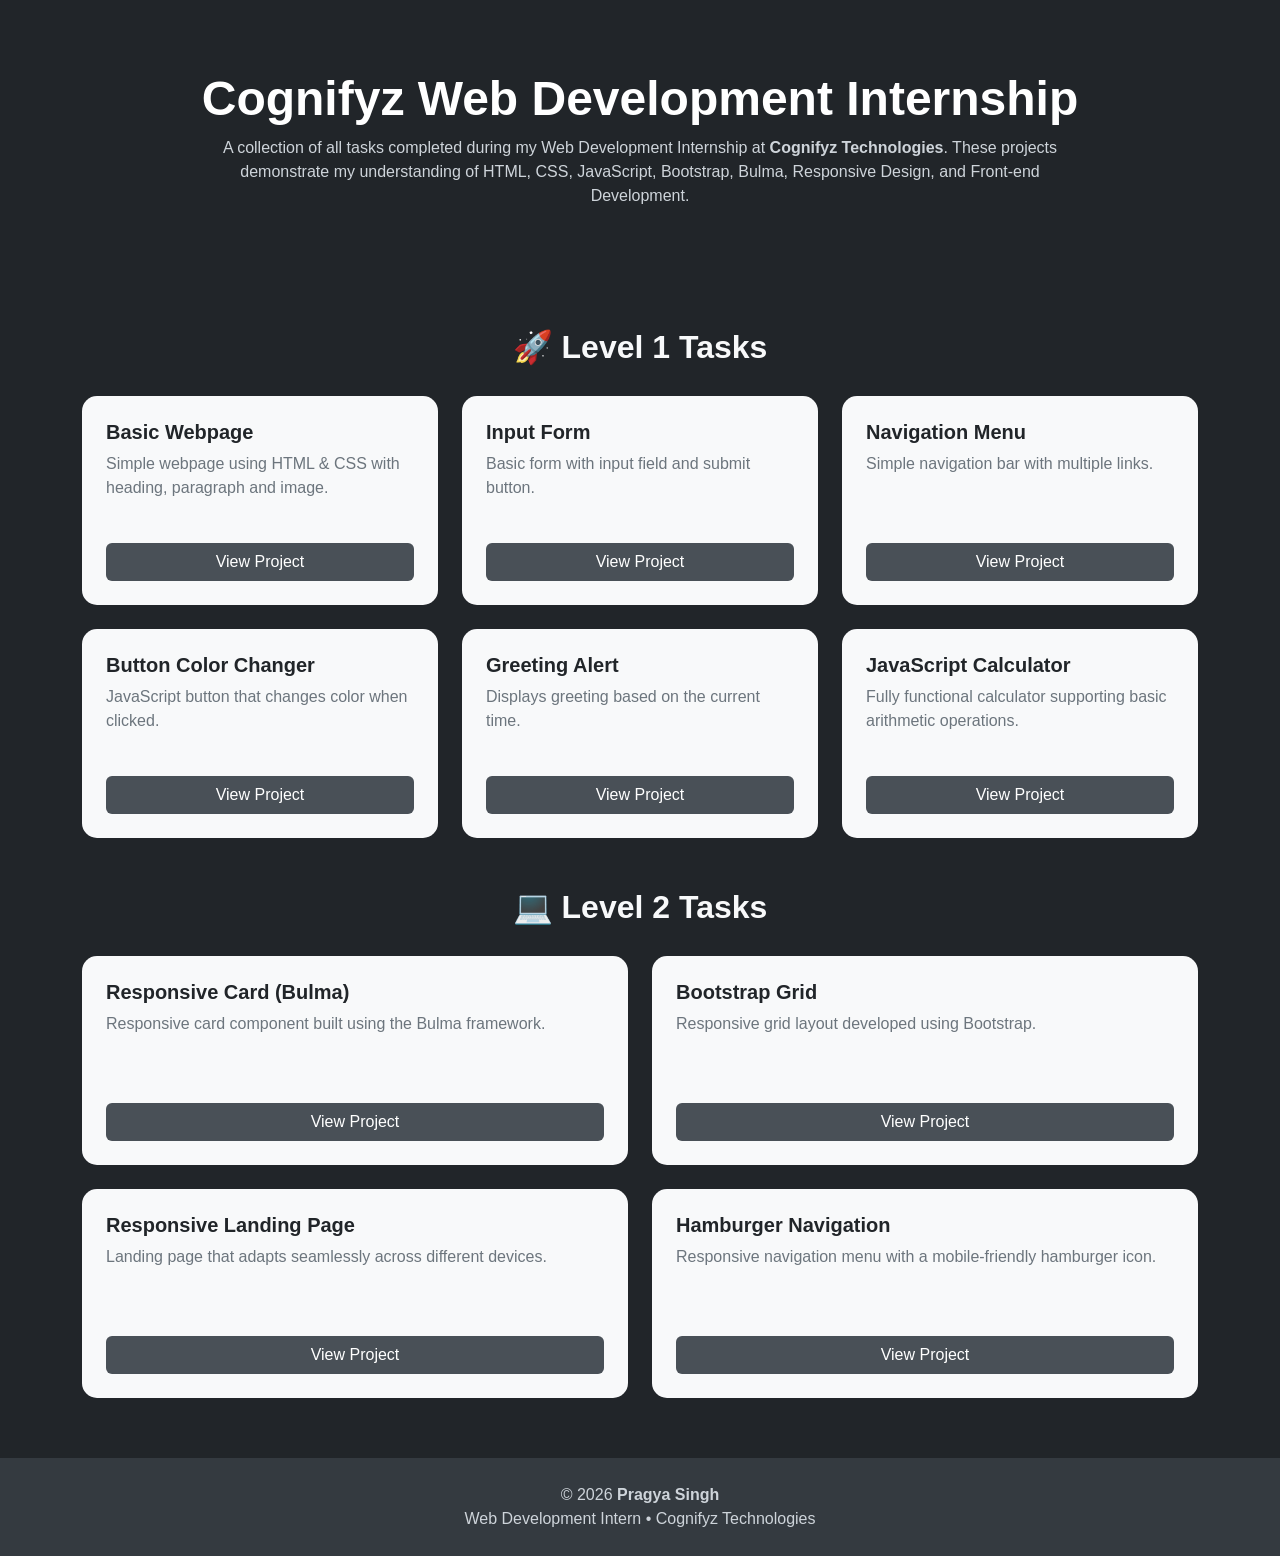
<file: index.html>
<!DOCTYPE html>
<html lang="en">

<head>
    <meta charset="UTF-8">
    <meta name="viewport" content="width=device-width, initial-scale=1.0">
    <title>Cognifyz Web Development Internship</title>

    <link href="https://cdn.jsdelivr.net/npm/bootstrap@5.3.7/dist/css/bootstrap.min.css" rel="stylesheet">

    <style>
        body{
            background:#212529;
            color:white;
            font-family:'Poppins',sans-serif;
        }

        .hero{
            padding:70px 20px;
            text-align:center;
        }

        .hero h1{
            font-size:3rem;
            font-weight:700;
        }

        .hero p{
            max-width:850px;
            margin:auto;
            color:#CED4DA;
        }

        .level-title{
            margin:50px 0 30px;
            text-align:center;
            font-weight:bold;
            color:#F8F9FA;
        }

        .card{
            border:none;
            border-radius:15px;
            transition:.3s;
            height:100%;
            background:#F8F9FA;
        }

        .card:hover{
            transform:translateY(-8px);
            box-shadow:0 15px 30px rgba(0,0,0,.4);
        }

        .card-title{
            color:#212529;
            font-weight:600;
        }

        .card-text{
            color:#6C757D;
            min-height:75px;
        }

        .btn-custom{
            background:#495057;
            color:white;
        }

        .btn-custom:hover{
            background:#343A40;
            color:white;
        }

        footer{
            margin-top:60px;
            background:#343A40;
            color:#CED4DA;
            text-align:center;
            padding:25px;
        }
    </style>

</head>

<body>

<section class="hero">

<h1>Cognifyz Web Development Internship</h1>

<p>
A collection of all tasks completed during my Web Development Internship at
<strong>Cognifyz Technologies</strong>. These projects demonstrate my understanding of
HTML, CSS, JavaScript, Bootstrap, Bulma, Responsive Design, and Front-end Development.
</p>

</section>

<div class="container">

<h2 class="level-title">🚀 Level 1 Tasks</h2>

<div class="row g-4">

<div class="col-md-6 col-lg-4">
<div class="card p-4">
<h5 class="card-title">Basic Webpage</h5>
<p class="card-text">Simple webpage using HTML & CSS with heading, paragraph and image.</p>
<a href="webpage/index.html" class="btn btn-custom">View Project</a>
</div>
</div>

<div class="col-md-6 col-lg-4">
<div class="card p-4">
<h5 class="card-title">Input Form</h5>
<p class="card-text">Basic form with input field and submit button.</p>
<a href="input form/index.html" class="btn btn-custom">View Project</a>
</div>
</div>

<div class="col-md-6 col-lg-4">
<div class="card p-4">
<h5 class="card-title">Navigation Menu</h5>
<p class="card-text">Simple navigation bar with multiple links.</p>
<a href="navigation/index.html" class="btn btn-custom">View Project</a>
</div>
</div>

<div class="col-md-6 col-lg-4">
<div class="card p-4">
<h5 class="card-title">Button Color Changer</h5>
<p class="card-text">JavaScript button that changes color when clicked.</p>
<a href="js button/index.html" class="btn btn-custom">View Project</a>
</div>
</div>

<div class="col-md-6 col-lg-4">
<div class="card p-4">
<h5 class="card-title">Greeting Alert</h5>
<p class="card-text">Displays greeting based on the current time.</p>
<a href="js greeting/index.html" class="btn btn-custom">View Project</a>
</div>
</div>

<div class="col-md-6 col-lg-4">
<div class="card p-4">
<h5 class="card-title">JavaScript Calculator</h5>
<p class="card-text">Fully functional calculator supporting basic arithmetic operations.</p>
<a href="js calculator/index.html" class="btn btn-custom">View Project</a>
</div>
</div>

</div>


<h2 class="level-title">💻 Level 2 Tasks</h2>

<div class="row g-4">

<div class="col-md-6">
<div class="card p-4">
<h5 class="card-title">Responsive Card (Bulma)</h5>
<p class="card-text">Responsive card component built using the Bulma framework.</p>
<a href="bulma-card/index.html" class="btn btn-custom">View Project</a>
</div>
</div>

<div class="col-md-6">
<div class="card p-4">
<h5 class="card-title">Bootstrap Grid</h5>
<p class="card-text">Responsive grid layout developed using Bootstrap.</p>
<a href="bootstrap-grid/index.html" class="btn btn-custom">View Project</a>
</div>
</div>

<div class="col-md-6">
<div class="card p-4">
<h5 class="card-title">Responsive Landing Page</h5>
<p class="card-text">Landing page that adapts seamlessly across different devices.</p>
<a href="responsive-landing-page/index.html" class="btn btn-custom">View Project</a>
</div>
</div>

<div class="col-md-6">
<div class="card p-4">
<h5 class="card-title">Hamburger Navigation</h5>
<p class="card-text">Responsive navigation menu with a mobile-friendly hamburger icon.</p>
<a href="hamburger-navbar/index.html" class="btn btn-custom">View Project</a>
</div>
</div>

</div>

</div>

<footer>

© 2026 <strong>Pragya Singh</strong><br>
Web Development Intern • Cognifyz Technologies

</footer>

</body>
</html>
</file>
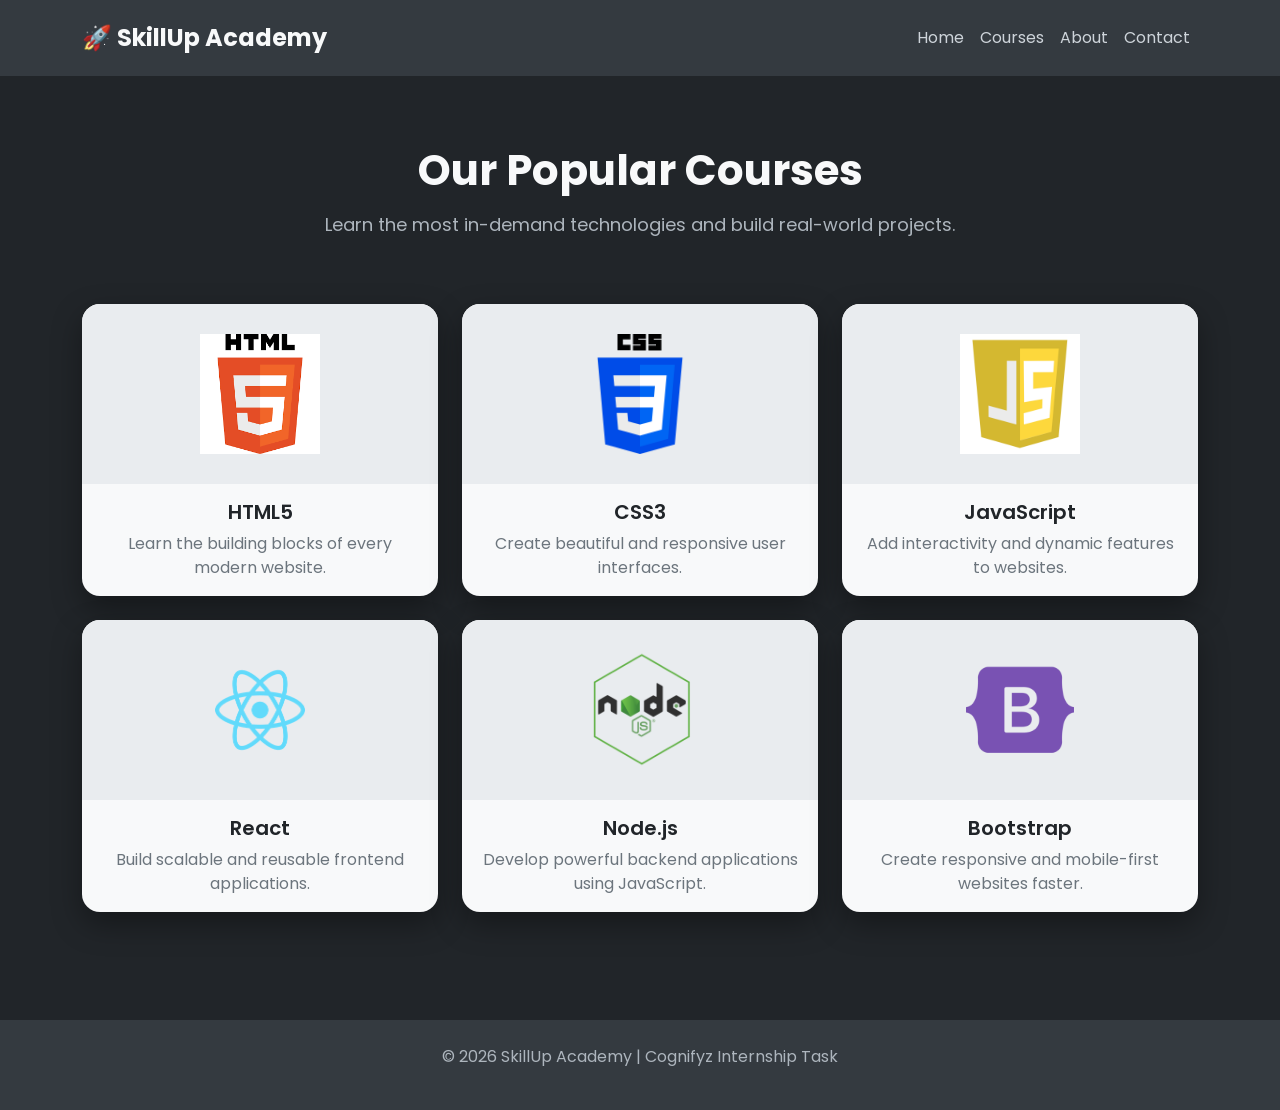
<file: bootstrap-grid/index.html>
<!DOCTYPE html>
<html lang="en">

<head>

    <meta charset="UTF-8">
    <meta name="viewport" content="width=device-width, initial-scale=1.0">

    <title>SkillUp Academy | Bootstrap Grid</title>

    <!-- Google Font -->
    <link href="https://fonts.googleapis.com/css2?family=Poppins:wght@300;400;500;600;700&display=swap"
        rel="stylesheet">

    <!-- Bootstrap -->
    <link href="https://cdn.jsdelivr.net/npm/bootstrap@5.3.7/dist/css/bootstrap.min.css" rel="stylesheet">

    <!-- CSS -->
    <link rel="stylesheet" href="style.css">

</head>

<body>

    <!-- Navbar -->

    <nav class="navbar navbar-expand-lg">

        <div class="container">

            <a class="navbar-brand" href="#">
                🚀 SkillUp Academy
            </a>

            <button class="navbar-toggler bg-light" type="button" data-bs-toggle="collapse"
                data-bs-target="#navbarNav">

                <span class="navbar-toggler-icon"></span>

            </button>

            <div class="collapse navbar-collapse" id="navbarNav">

                <ul class="navbar-nav ms-auto">

                    <li class="nav-item">

                        <a class="nav-link" href="#">Home</a>

                    </li>

                    <li class="nav-item">

                        <a class="nav-link" href="#">Courses</a>

                    </li>

                    <li class="nav-item">

                        <a class="nav-link" href="#">About</a>

                    </li>

                    <li class="nav-item">

                        <a class="nav-link" href="#">Contact</a>

                    </li>

                </ul>

            </div>

        </div>

    </nav>

    <!-- Hero -->

    <section class="hero">

        <div class="container text-center">

            <h1>Our Popular Courses</h1>

            <p class="subtitle">

                Learn the most in-demand technologies and build real-world projects.

            </p>

        </div>

    </section>

    <!-- Cards -->

    <section class="container pb-5">

        <div class="row g-4">

            <!-- HTML -->

            <div class="col-lg-4 col-md-6">

                <div class="card h-100">

                    <img src="assets/images/html.png" class="card-img-top" alt="HTML">

                    <div class="card-body">

                        <h5 class="card-title">HTML5</h5>

                        <p class="card-text">

                            Learn the building blocks of every modern website.

                        </p>

                    </div>

                </div>

            </div>

            <!-- CSS -->

            <div class="col-lg-4 col-md-6">

                <div class="card h-100">

                    <img src="assets/images/css.png" class="card-img-top" alt="CSS">

                    <div class="card-body">

                        <h5 class="card-title">CSS3</h5>

                        <p class="card-text">

                            Create beautiful and responsive user interfaces.

                        </p>

                    </div>

                </div>

            </div>

            <!-- JavaScript -->

            <div class="col-lg-4 col-md-6">

                <div class="card h-100">

                    <img src="assets/images/js.png" class="card-img-top" alt="JavaScript">

                    <div class="card-body">

                        <h5 class="card-title">JavaScript</h5>

                        <p class="card-text">

                            Add interactivity and dynamic features to websites.

                        </p>

                    </div>

                </div>

            </div>

            <!-- React -->

            <div class="col-lg-4 col-md-6">

                <div class="card h-100">

                    <img src="assets/images/React.png" class="card-img-top" alt="React">

                    <div class="card-body">

                        <h5 class="card-title">React</h5>

                        <p class="card-text">

                            Build scalable and reusable frontend applications.

                        </p>

                    </div>

                </div>

            </div>

            <!-- Node -->

            <div class="col-lg-4 col-md-6">

                <div class="card h-100">

                    <img src="assets/images/node2.png" class="card-img-top" alt="Node">

                    <div class="card-body">

                        <h5 class="card-title">Node.js</h5>

                        <p class="card-text">

                            Develop powerful backend applications using JavaScript.

                        </p>

                    </div>

                </div>

            </div>

            <!-- Bootstrap -->

            <div class="col-lg-4 col-md-6">

                <div class="card h-100">

                    <img src="assets/images/bootstrap.png" class="card-img-top" alt="Bootstrap">

                    <div class="card-body">

                        <h5 class="card-title">Bootstrap</h5>

                        <p class="card-text">

                            Create responsive and mobile-first websites faster.

                        </p>

                    </div>

                </div>

            </div>

        </div>

    </section>

    <!-- Footer -->

    <footer>

        <p>

            © 2026 SkillUp Academy | Cognifyz Internship Task

        </p>

    </footer>

    <script src="https://cdn.jsdelivr.net/npm/bootstrap@5.3.7/dist/js/bootstrap.bundle.min.js"></script>

</body>

</html>
</file>
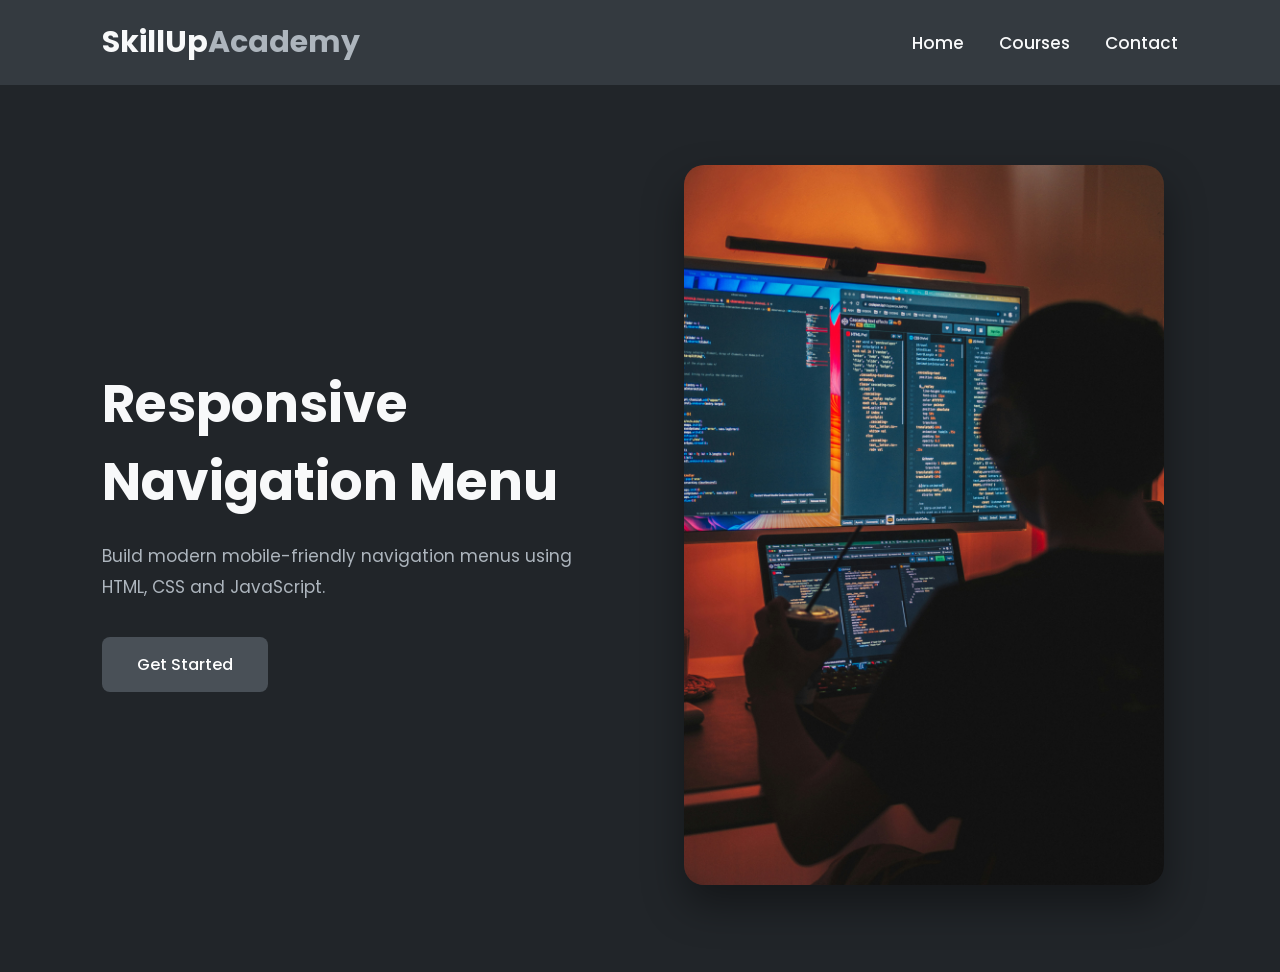
<file: hamburger-navbar/index.html>
<!DOCTYPE html>
<html lang="en">

<head>

<meta charset="UTF-8">

<meta name="viewport" content="width=device-width, initial-scale=1.0">

<title>Responsive Hamburger Navbar</title>

<link rel="stylesheet" href="style.css">

<link href="https://fonts.googleapis.com/css2?family=Poppins:wght@300;400;500;600;700&display=swap" rel="stylesheet">

</head>

<body>

<header>

<nav class="navbar">

<div class="logo">

SkillUp<span>Academy</span>

</div>

<ul class="nav-links">

<li><a href="#">Home</a></li>

<li><a href="#">Courses</a></li>

<li><a href="#">Contact</a></li>

</ul>

<div class="hamburger">

☰

</div>

</nav>

</header>

<section class="hero">

<div class="hero-content">

<h1>

Responsive Navigation Menu

</h1>

<p>

Build modern mobile-friendly navigation menus using HTML, CSS and JavaScript.

</p>

<a href="#" class="btn">

Get Started

</a>

</div>

<div class="hero-image">

<img src="assets/images/hero.jpg" alt="Developer">

</div>

</section>

<script src="script.js"></script>

</body>

</html>
</file>
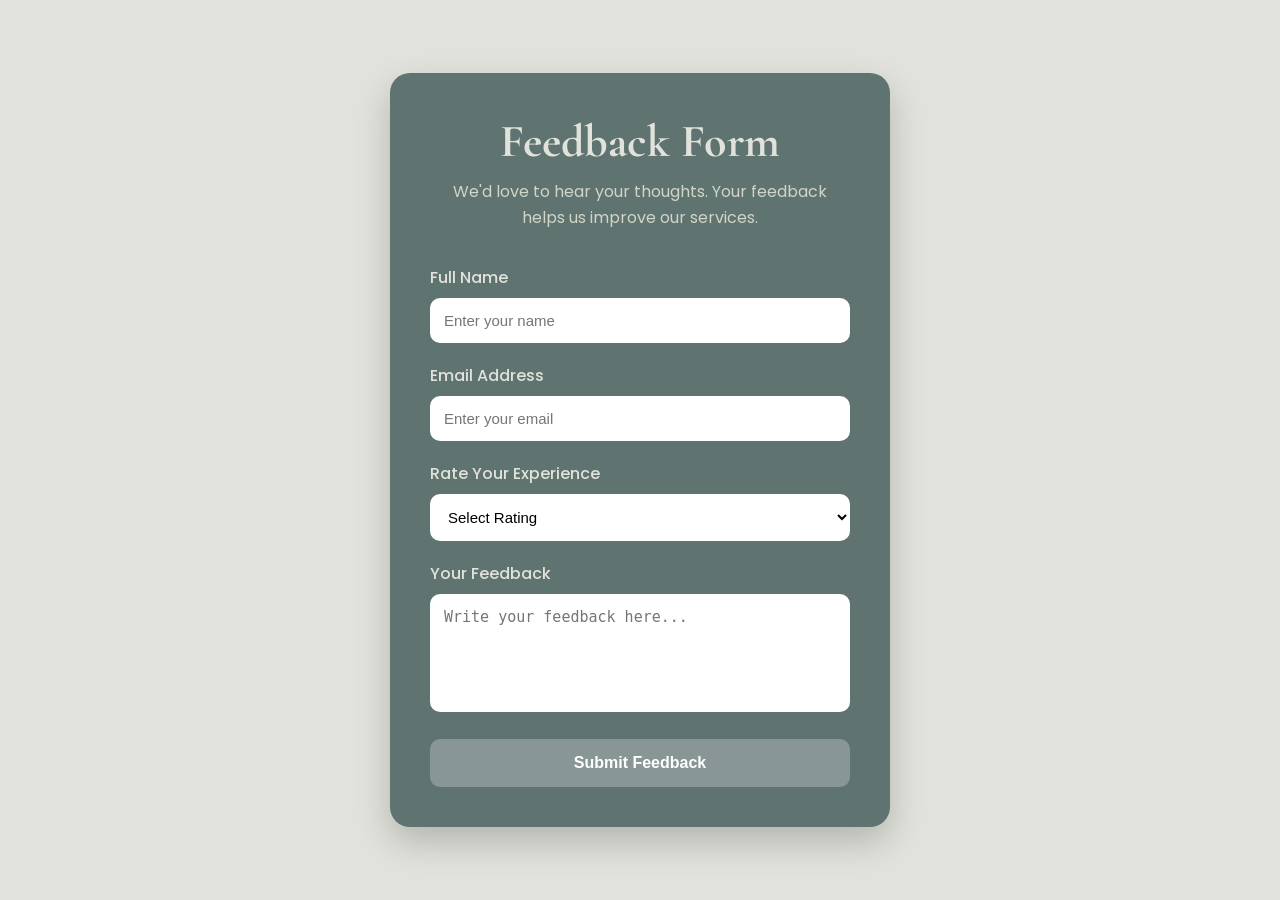
<file: input form/index.html>
<!DOCTYPE html>
<html lang="en">
<head>
    <meta charset="UTF-8">
    <meta name="viewport" content="width=device-width, initial-scale=1.0">
    <title>Feedback Form</title>

    <link rel="stylesheet" href="style.css">

    <link rel="preconnect" href="https://fonts.googleapis.com">
    <link rel="preconnect" href="https://fonts.gstatic.com" crossorigin>

    <link href="https://fonts.googleapis.com/css2?family=Cormorant+Garamond:wght@600;700&family=Poppins:wght@300;400;500;600&display=swap" rel="stylesheet">
</head>
<body>

<div class="container">

    <h1>Feedback Form</h1>

    <p>
        We'd love to hear your thoughts. Your feedback helps us improve our services.
    </p>

    <form>

        <div class="input-box">
            <label>Full Name</label>
            <input type="text" placeholder="Enter your name" required>
        </div>

        <div class="input-box">
            <label>Email Address</label>
            <input type="email" placeholder="Enter your email" required>
        </div>

        <div class="input-box">
            <label>Rate Your Experience</label>

            <select required>
                <option value="">Select Rating</option>
                <option>⭐⭐⭐⭐⭐ Excellent</option>
                <option>⭐⭐⭐⭐ Very Good</option>
                <option>⭐⭐⭐ Good</option>
                <option>⭐⭐ Fair</option>
                <option>⭐ Poor</option>
            </select>
        </div>

        <div class="input-box">
            <label>Your Feedback</label>

            <textarea rows="5" placeholder="Write your feedback here..." required></textarea>
        </div>

        <button type="submit">
            Submit Feedback
        </button>

    </form>

</div>

</body>
</html>
</file>
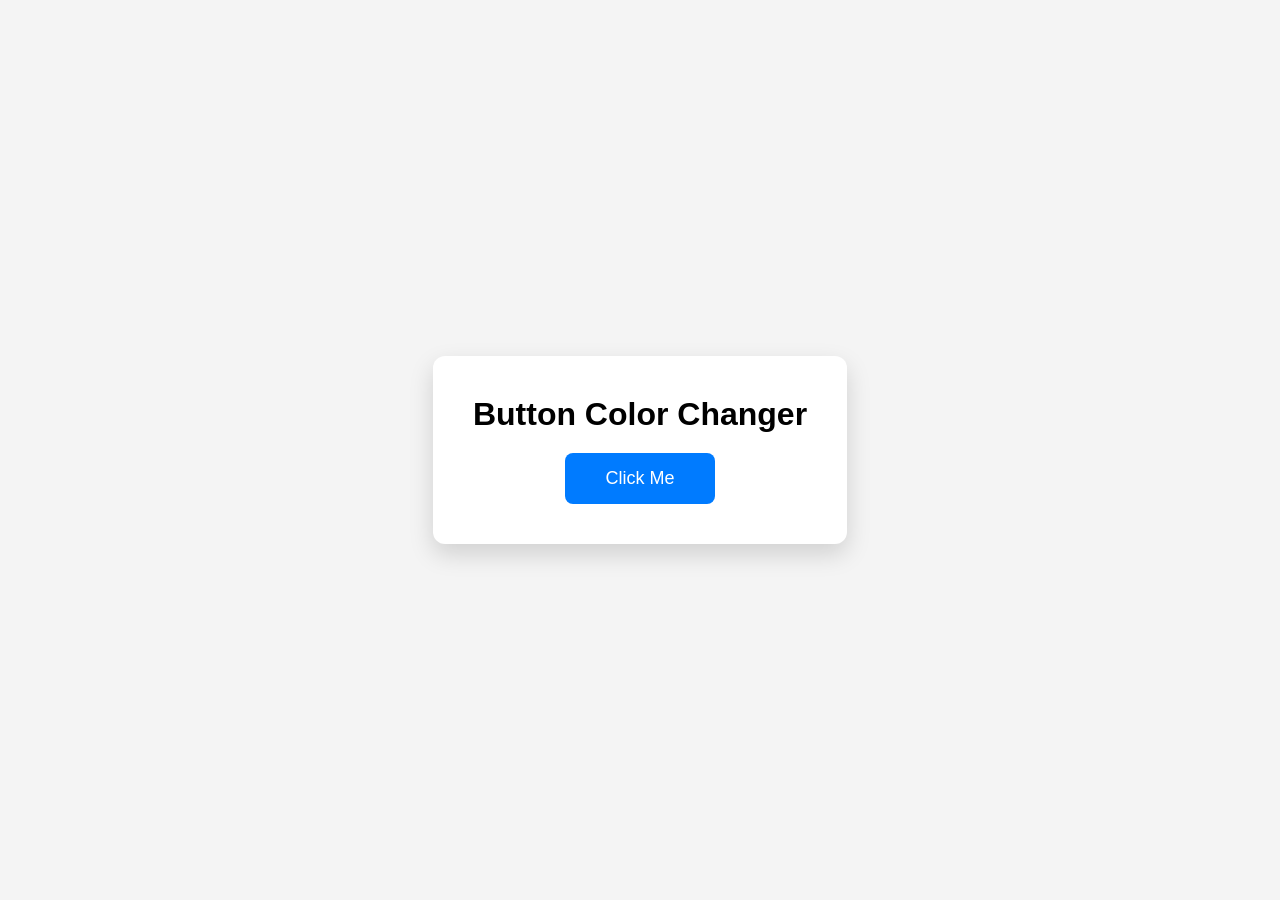
<file: js button/index.html>
<!DOCTYPE html>
<html lang="en">
<head>
    <meta charset="UTF-8">
    <title>Button Color Changer</title>
    <link rel="stylesheet" href="style.css">
</head>
<body>

<div class="container">
    <h1>Button Color Changer</h1>

    <button id="colorBtn">
        Click Me
    </button>

</div>

<script src="script.js"></script>

</body>
</html>
</file>
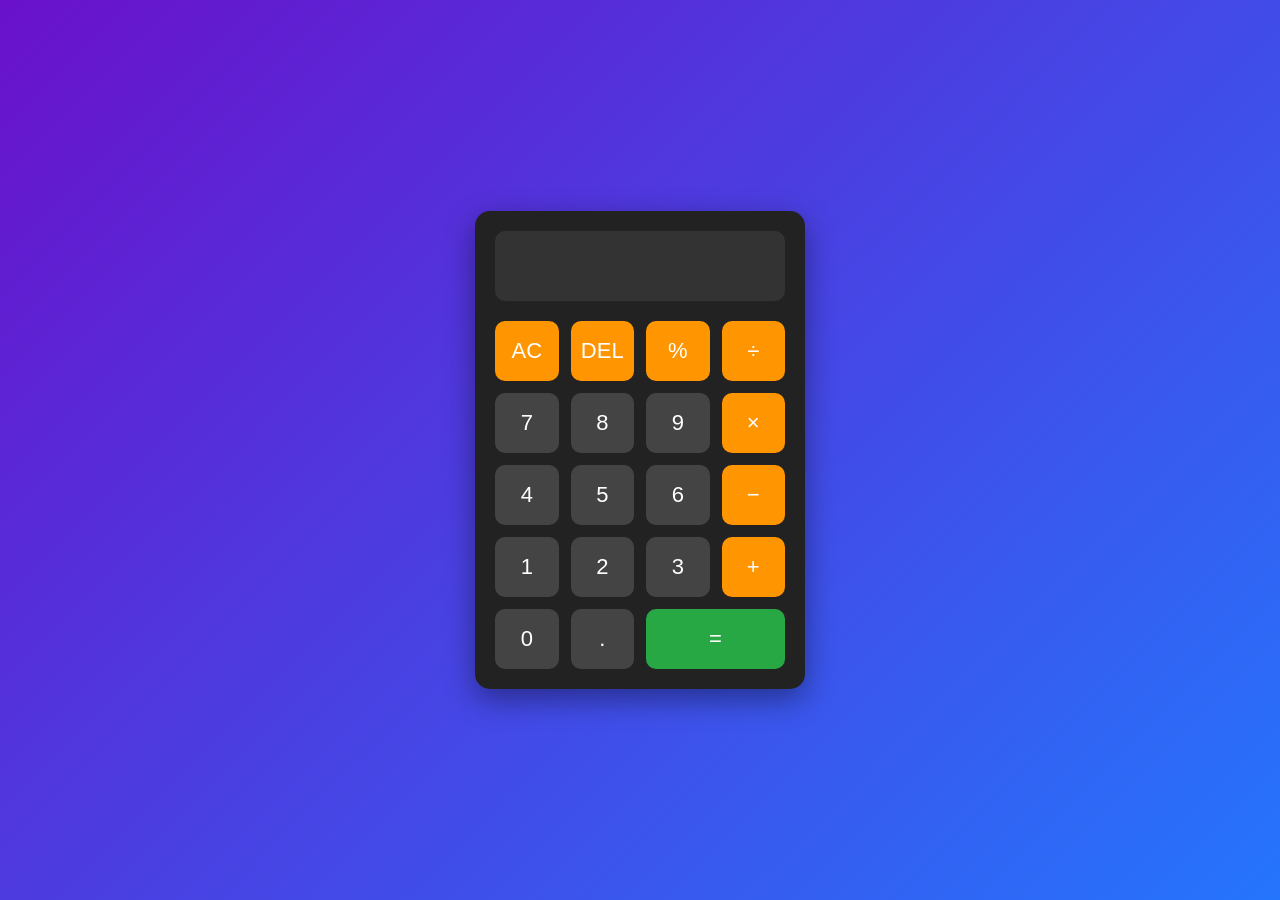
<file: js calculator/index.html>
<!DOCTYPE html>
<html lang="en">
<head>
    <meta charset="UTF-8">
    <meta name="viewport" content="width=device-width, initial-scale=1.0">
    <title>Calculator</title>
    <link rel="stylesheet" href="style.css">
</head>
<body>

<div class="calculator">

    <input type="text" id="display" readonly>

    <div class="buttons">

        <button class="operator" onclick="clearDisplay()">AC</button>
        <button class="operator" onclick="deleteLast()">DEL</button>
        <button class="operator" onclick="append('%')">%</button>
        <button class="operator" onclick="append('/')">÷</button>

        <button onclick="append('7')">7</button>
        <button onclick="append('8')">8</button>
        <button onclick="append('9')">9</button>
        <button class="operator" onclick="append('*')">×</button>

        <button onclick="append('4')">4</button>
        <button onclick="append('5')">5</button>
        <button onclick="append('6')">6</button>
        <button class="operator" onclick="append('-')">−</button>

        <button onclick="append('1')">1</button>
        <button onclick="append('2')">2</button>
        <button onclick="append('3')">3</button>
        <button class="operator" onclick="append('+')">+</button>

        <button onclick="append('0')">0</button>
        <button onclick="append('.')">.</button>
        <button class="equal" onclick="calculate()">=</button>

    </div>

</div>

<script src="script.js"></script>

</body>
</html>
</file>
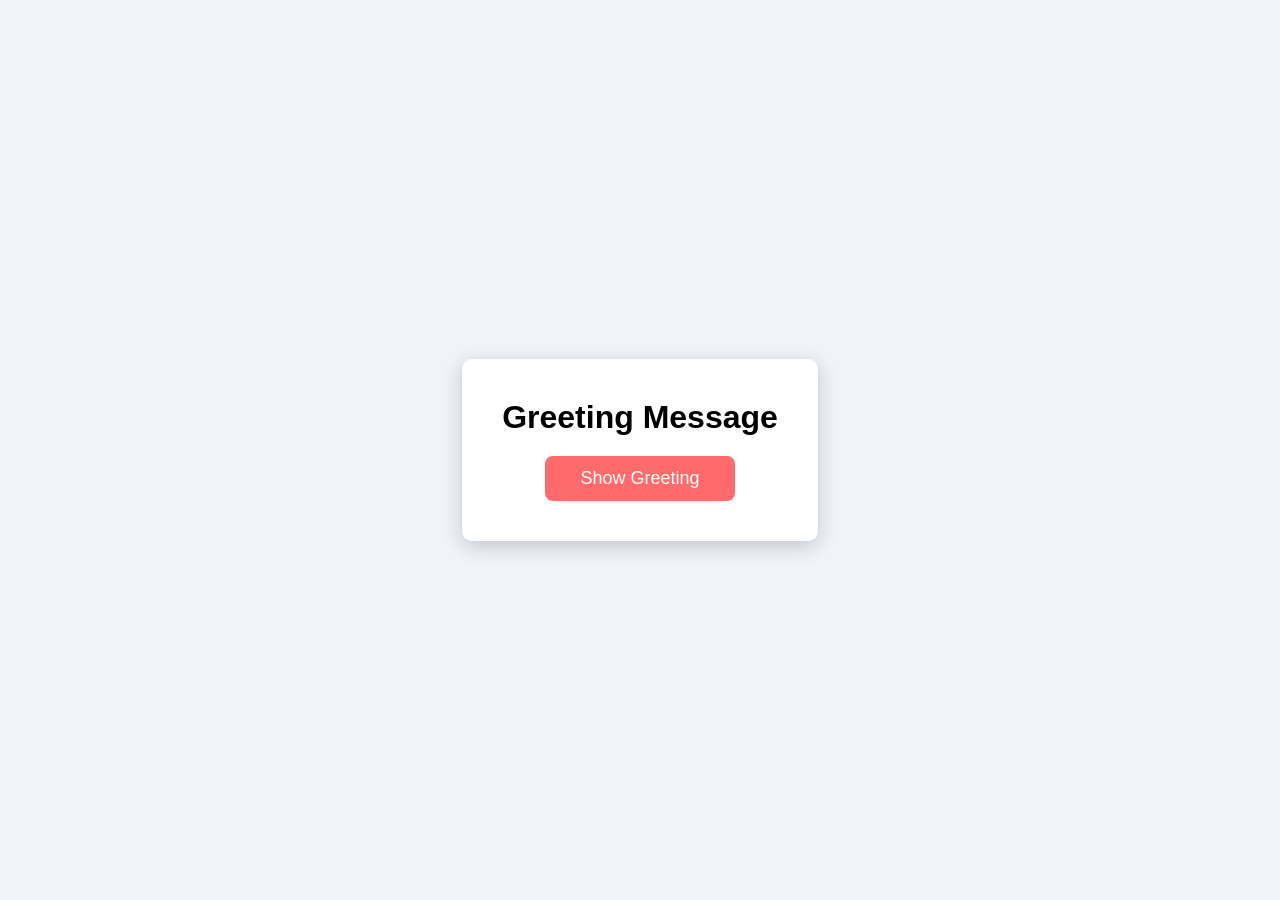
<file: js greeting/index.html>
<!DOCTYPE html>
<html lang="en">
<head>
<meta charset="UTF-8">
<title>Greeting Alert</title>
<link rel="stylesheet" href="style.css">
</head>
<body>

<div class="container">

<h1>Greeting Message</h1>

<button onclick="showGreeting()">
Show Greeting
</button>

</div>

<script src="script.js"></script>

</body>
</html>
</file>
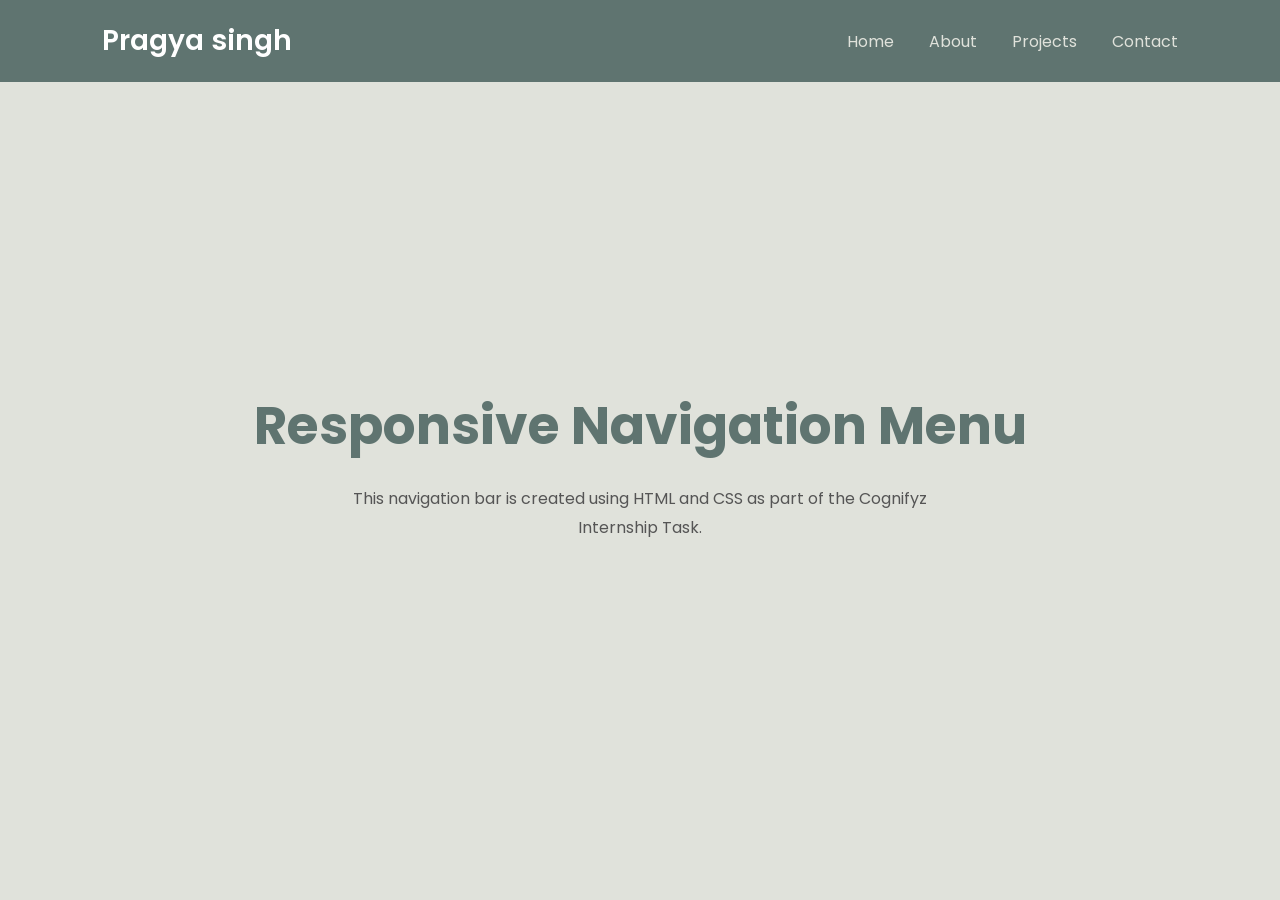
<file: navigation/index.html>
<!DOCTYPE html>
<html lang="en">
<head>

<meta charset="UTF-8">

<meta name="viewport" content="width=device-width, initial-scale=1.0">

<title>Navigation Menu</title>

<link rel="stylesheet" href="style.css">

<link rel="preconnect" href="https://fonts.googleapis.com">

<link rel="preconnect" href="https://fonts.gstatic.com" crossorigin>

<link href="https://fonts.googleapis.com/css2?family=Poppins:wght@400;500;600&display=swap" rel="stylesheet">

</head>

<body>

<nav>

    <div class="logo">

        Pragya singh

    </div>

    <ul>

        <li><a href="#">Home</a></li>

        <li><a href="#">About</a></li>

        <li><a href="#">Projects</a></li>

        <li><a href="#">Contact</a></li>

    </ul>

</nav>

<section class="hero">

    <h1>Responsive Navigation Menu</h1>

    <p>

        This navigation bar is created using HTML and CSS
        as part of the Cognifyz Internship Task.

    </p>

</section>

</body>
</html>
</file>
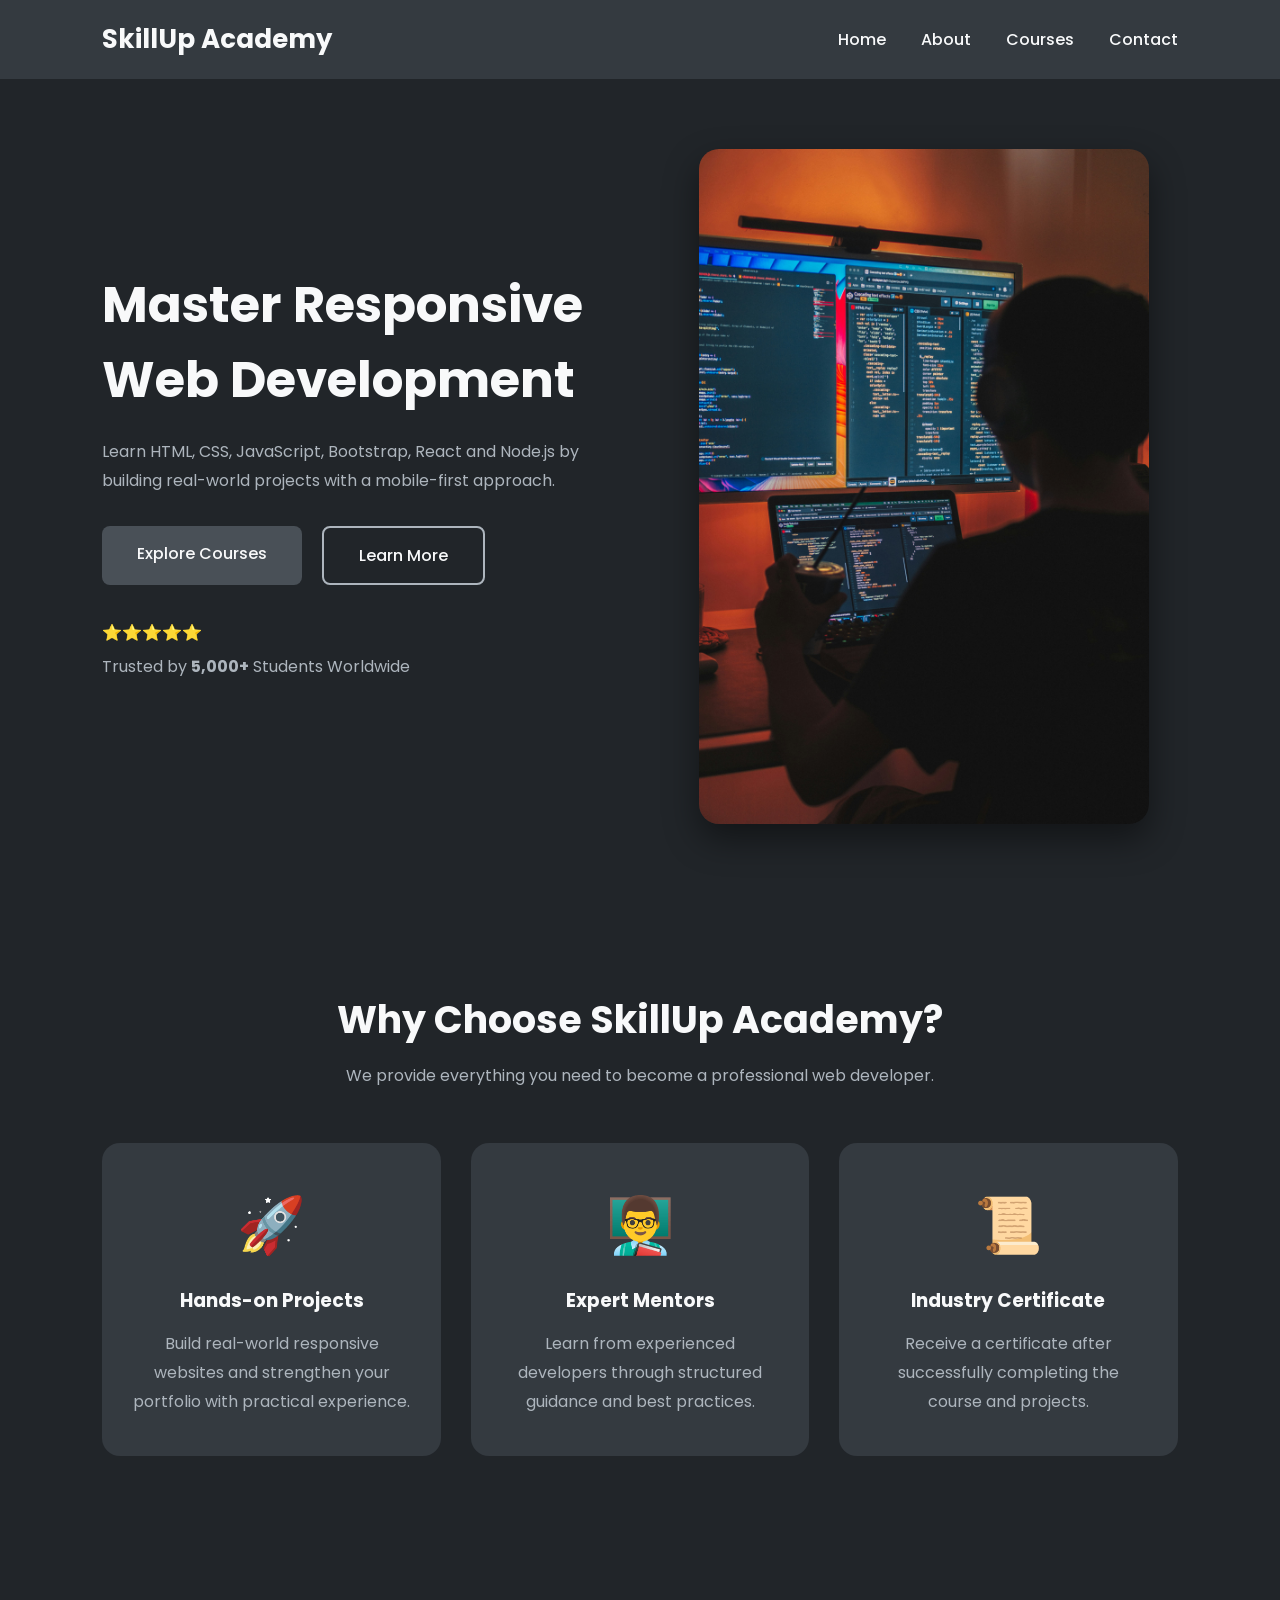
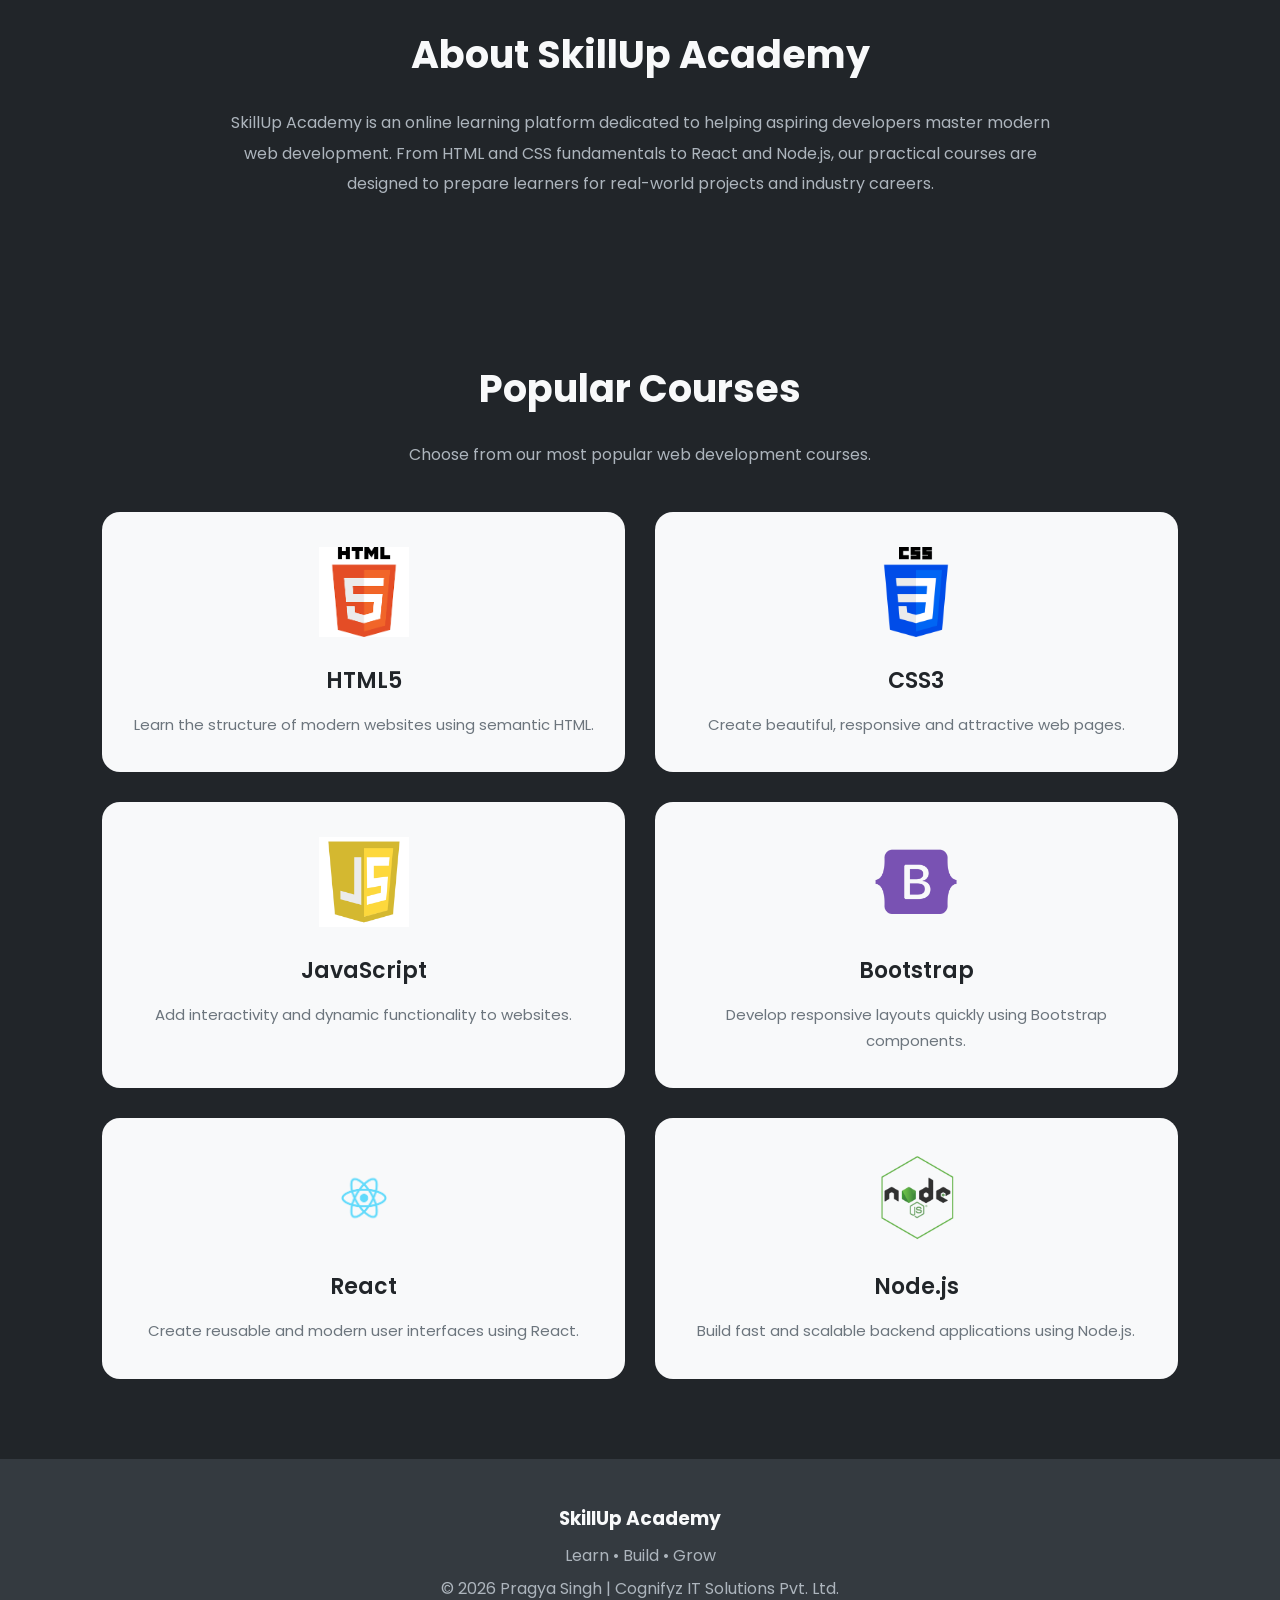
<file: responsive-landing-page/index.html>
<!DOCTYPE html>
<html lang="en">

<head>
    <meta charset="UTF-8">
    <meta name="viewport" content="width=device-width, initial-scale=1.0">

    <title>SkillUp Academy | Responsive Landing Page</title>

    <link rel="stylesheet" href="style.css">

    <link href="https://fonts.googleapis.com/css2?family=Poppins:wght@300;400;500;600;700&display=swap"
        rel="stylesheet">
</head>

<body>

    <!-- Navbar -->

    <header>

        <nav class="navbar">

            <div class="logo">
                 SkillUp Academy
            </div>

            <ul class="nav-links">

                <li><a href="#">Home</a></li>

                <li><a href="#about">About</a></li>

                <li><a href="#services">Courses</a></li>

                <li><a href="#contact">Contact</a></li>

            </ul>

            <div class="hamburger">

                ☰

            </div>

        </nav>

    </header>

    <!-- Hero -->

    <section class="hero">

    <div class="hero-content">

        <h1>
            Master Responsive Web Development
        </h1>

        <p>
            Learn HTML, CSS, JavaScript, Bootstrap, React and Node.js by building real-world projects with a mobile-first approach.
        </p>

        <div class="hero-buttons">

           <a href="#services" class="btn-primary">
    Explore Courses
</a>

            <a href="#about" class="btn-secondary">
    Learn More
</a>

        </div>

        <div class="stats">

            ⭐⭐⭐⭐⭐

            <p>Trusted by <strong>5,000+</strong> Students Worldwide</p>

        </div>

    </div>

    <div class="hero-image">

        <img src="assets/images/hero.jpg" alt="Developer">

    </div>

</section>

<!-- Features -->

<section class="features">

    <h2>Why Choose SkillUp Academy?</h2>

    <p class="feature-subtitle">

        We provide everything you need to become a professional web developer.

    </p>

    <div class="feature-container">

        <div class="feature-card">

            <div class="feature-icon">🚀</div>

            <h3>Hands-on Projects</h3>

            <p>

                Build real-world responsive websites and strengthen your portfolio with practical experience.

            </p>

        </div>

        <div class="feature-card">

            <div class="feature-icon">👨‍🏫</div>

            <h3>Expert Mentors</h3>

            <p>

                Learn from experienced developers through structured guidance and best practices.

            </p>

        </div>

        <div class="feature-card">

            <div class="feature-icon">📜</div>

            <h3>Industry Certificate</h3>

            <p>

                Receive a certificate after successfully completing the course and projects.

            </p>

        </div>

    </div>

</section>

    <!-- About -->

    <section class="about" id="about">

    <h2>About SkillUp Academy</h2>

    <p>

        SkillUp Academy is an online learning platform dedicated to helping aspiring developers master modern web development. From HTML and CSS fundamentals to React and Node.js, our practical courses are designed to prepare learners for real-world projects and industry careers.

    </p>

</section>

    <!-- Services -->

    <section class="services" id="services">

    <h2>Popular Courses</h2>

<p class="subtitle">

Choose from our most popular web development courses.

</p>

    <div class="service-container">

        <div class="card">
            <img src="assets/images/html.png" alt="HTML">
            <h3>HTML5</h3>
            <p>Learn the structure of modern websites using semantic HTML.</p>
        </div>

        <div class="card">
            <img src="assets/images/css.png" alt="CSS">
            <h3>CSS3</h3>
            <p>Create beautiful, responsive and attractive web pages.</p>
        </div>

        <div class="card">
            <img src="assets/images/js.png" alt="JavaScript">
            <h3>JavaScript</h3>
            <p>Add interactivity and dynamic functionality to websites.</p>
        </div>

        <div class="card">
            <img src="assets/images/bootstrap.png" alt="Bootstrap">
            <h3>Bootstrap</h3>
            <p>Develop responsive layouts quickly using Bootstrap components.</p>
        </div>

        <div class="card">
            <img src="assets/images/React.png" alt="React">
            <h3>React</h3>
            <p>Create reusable and modern user interfaces using React.</p>
        </div>

        <div class="card">
            <img src="assets/images/node2.png" alt="NodeJS">
            <h3>Node.js</h3>
            <p>Build fast and scalable backend applications using Node.js.</p>
        </div>

    </div>

</section>

    <!-- Footer -->

    <footer id="contact">

    <h3>SkillUp Academy</h3>

    <p>

        Learn • Build • Grow

    </p>

    <p>

        © 2026 Pragya Singh | Cognifyz IT Solutions Pvt. Ltd.

    </p>

</footer>

    <script src="script.js"></script>

</body>

</html>
</file>
<file: bootstrap-grid/style.css>
*{
    margin:0;
    padding:0;
    box-sizing:border-box;
    font-family:'Poppins',sans-serif;
}

/* Body */

body{

    background:#212529;

}

/* Navbar */

.navbar{

    background:#343A40;

    padding:15px;

}

.navbar-brand{

    color:#F8F9FA;

    font-size:24px;

    font-weight:700;

}

.navbar-brand:hover{

    color:white;

}

.nav-link{

    color:#CED4DA;

    transition:.3s;

}

.nav-link:hover{

    color:white;

}

/* Hero */

.hero{

    padding:70px 0 50px;

}

.hero h1{

    color:#F8F9FA;

    font-size:42px;

    font-weight:700;

}

.subtitle{

    color:#ADB5BD;

    font-size:18px;

    margin-top:15px;

}

/* Cards */

.card{

    border:none;

    border-radius:18px;

    overflow:hidden;

    transition:.35s;

    background:#F8F9FA;

    box-shadow:0 12px 30px rgba(0,0,0,.35);

}

.card:hover{

    transform:translateY(-10px);

    box-shadow:0 18px 40px rgba(0,0,0,.45);

}

.card img{

    height:180px;

    object-fit:contain;

    background:#E9ECEF;

    padding:30px;

}

.card-body{

    text-align:center;

}

.card-title{

    color:#212529;

    font-weight:600;

}

.card-text{

    color:#6C757D;

}

/* Footer */

footer{

    background:#343A40;

    color:#ADB5BD;

    text-align:center;

    padding:25px;

    margin-top:60px;

}

/* Responsive */

@media(max-width:768px){

.hero h1{

font-size:32px;

}

.subtitle{

font-size:16px;

}

}
</file>
<file: hamburger-navbar/style.css>
*{
    margin:0;
    padding:0;
    box-sizing:border-box;
    font-family:'Poppins',sans-serif;
}

html{
    scroll-behavior:smooth;
}

body{
    background:#212529;
    color:#F8F9FA;
}

/* ================= NAVBAR ================= */

header{
    position:sticky;
    top:0;
    z-index:1000;
}

.navbar{
    display:flex;
    justify-content:space-between;
    align-items:center;
    padding:20px 8%;
    background:#343A40;
}

.logo{
    font-size:28px;
    font-weight:700;
}

.nav-links{
    display:flex;
    list-style:none;
    gap:35px;
}

.nav-links li a{
    text-decoration:none;
    color:#F8F9FA;
    font-size:17px;
    font-weight:500;
    transition:.3s;
}

.nav-links li a{
    position:relative;
}

.nav-links li a::after{

    content:"";

    position:absolute;

    width:0;

    height:2px;

    left:0;

    bottom:-6px;

    background:#ADB5BD;

    transition:.3s;

}

.nav-links li a:hover::after{

    width:100%;

}

.nav-links li a:hover{

    color:#ADB5BD;

}

.hamburger{
    display:none;
    font-size:32px;
    cursor:pointer;
}

/* ================= HERO ================= */

.hero{
    display:flex;
    justify-content:space-between;
    align-items:center;
    padding:80px 8%;
    gap:60px;
    min-height:85vh;
}

.hero-content{
    flex:1;
}

.hero-content h1{
    font-size:52px;
    margin-bottom:20px;
}

.hero-content p{
    color:#ADB5BD;
    line-height:1.8;
    margin-bottom:35px;
    font-size:17px;
}

.btn{
    display:inline-block;
    text-decoration:none;
    background:#495057;
    color:white;
    padding:15px 35px;
    border-radius:8px;
    transition:.3s;
    font-weight:500;
}

.btn:hover{
    background:#6C757D;
}

.hero-image{
    flex:1;
    text-align:center;
}

.hero-image img{
    width:100%;
    max-width:480px;
    border-radius:20px;
    box-shadow:0 20px 40px rgba(0,0,0,.4);
}

/* ================= RESPONSIVE ================= */

@media(max-width:768px){

    .hamburger{
        display:block;
    }

    .nav-links{
        position:absolute;
        top:80px;
        left:0;
        width:100%;
        background:#343A40;
        flex-direction:column;
        align-items:center;
        display:none;
        padding:25px 0;
        gap:25px;
    }

    .nav-links.active{
        display:flex;
    }

    .hero{
        flex-direction:column-reverse;
        text-align:center;
        padding:60px 8%;
    }

    .hero-content h1{
        font-size:38px;
    }

    .hero-content p{
        font-size:16px;
    }

    .hero-image img{
        max-width:320px;
    }

}
.logo{
    font-size:30px;
    font-weight:700;
    color:#F8F9FA;
}

.logo span{
    color:#ADB5BD;
}
</file>
<file: input form/style.css>
*{
    margin:0;
    padding:0;
    box-sizing:border-box;
}

body{

    font-family:'Poppins',sans-serif;

    background:#E0E2DB;

    display:flex;

    justify-content:center;

    align-items:center;

    min-height:100vh;

    padding:40px;

}

.container{

    width:500px;

    background:#5F7470;

    padding:40px;

    border-radius:20px;

    box-shadow:0 15px 35px rgba(0,0,0,.2);

}

h1{

    font-family:'Cormorant Garamond',serif;

    color:#E0E2DB;

    text-align:center;

    font-size:46px;

    margin-bottom:10px;

}

p{

    color:#D2D4C8;

    text-align:center;

    margin-bottom:35px;

    line-height:1.6;

}

.input-box{

    margin-bottom:20px;

}

label{

    display:block;

    color:#E0E2DB;

    margin-bottom:8px;

    font-weight:500;

}

input,
select,
textarea{

    width:100%;

    padding:14px;

    border:none;

    outline:none;

    border-radius:10px;

    font-size:15px;

    background:#ffffff;

    transition:.3s;

}

input:focus,
select:focus,
textarea:focus{

    box-shadow:0 0 0 3px rgba(184,189,181,.5);

}

textarea{

    resize:none;

}

button{

    width:100%;

    padding:15px;

    background:#889696;

    color:white;

    border:none;

    border-radius:10px;

    cursor:pointer;

    font-size:16px;

    font-weight:600;

    transition:.3s;

}

button:hover{

    background:#B8BDB5;

    color:#5F7470;

    transform:translateY(-3px);

}

@media(max-width:600px){

.container{

    width:100%;

    padding:30px;

}

h1{

    font-size:36px;

}

}
</file>
<file: js button/style.css>
*{
    margin:0;
    padding:0;
    box-sizing:border-box;
    font-family:Arial,sans-serif;
}

body{
    background:#f4f4f4;
    display:flex;
    justify-content:center;
    align-items:center;
    height:100vh;
}

.container{
    background:white;
    padding:40px;
    border-radius:12px;
    text-align:center;
    box-shadow:0 10px 25px rgba(0,0,0,.15);
}

button{
    margin-top:20px;
    padding:15px 40px;
    border:none;
    border-radius:8px;
    background:#007bff;
    color:white;
    cursor:pointer;
    font-size:18px;
    transition:.3s;
}
</file>
<file: js calculator/style.css>
*{
    margin:0;
    padding:0;
    box-sizing:border-box;
    font-family:Arial,sans-serif;
}

body{
    height:100vh;
    display:flex;
    justify-content:center;
    align-items:center;
    background:linear-gradient(135deg,#6a11cb,#2575fc);
}

.calculator{
    width:330px;
    background:#222;
    padding:20px;
    border-radius:15px;
    box-shadow:0 10px 30px rgba(0,0,0,.4);
}

#display{
    width:100%;
    height:70px;
    border:none;
    outline:none;
    background:#333;
    color:white;
    text-align:right;
    font-size:32px;
    padding:15px;
    border-radius:10px;
    margin-bottom:20px;
}

.buttons{
    display:grid;
    grid-template-columns:repeat(4,1fr);
    gap:12px;
}

button{
    height:60px;
    border:none;
    border-radius:10px;
    font-size:22px;
    cursor:pointer;
    transition:.2s;
}

button:hover{
    transform:scale(.96);
}

button:not(.operator):not(.equal){
    background:#444;
    color:white;
}

.operator{
    background:#ff9500;
    color:white;
}

.equal{
    grid-column:span 2;
    background:#28a745;
    color:white;
}
</file>
<file: js greeting/style.css>
*{
margin:0;
padding:0;
box-sizing:border-box;
font-family:Arial;
}

body{
height:100vh;
display:flex;
justify-content:center;
align-items:center;
background:#f0f4f8;
}

.container{
background:white;
padding:40px;
border-radius:10px;
box-shadow:0 5px 20px rgba(0,0,0,.2);
text-align:center;
}

button{
margin-top:20px;
padding:12px 35px;
background:#ff6b6b;
color:white;
border:none;
border-radius:8px;
cursor:pointer;
font-size:18px;
}
</file>
<file: navigation/style.css>
*{

    margin:0;

    padding:0;

    box-sizing:border-box;

}

body{

    font-family:'Poppins',sans-serif;

    background:#E0E2DB;

}

nav{

    background:#5F7470;

    display:flex;

    justify-content:space-between;

    align-items:center;

    padding:20px 8%;

}

.logo{

    color:white;

    font-size:28px;

    font-weight:600;

}

ul{

    display:flex;

    list-style:none;

    gap:35px;

}

a{

    text-decoration:none;

    color:#E0E2DB;

    position:relative;

    transition:.3s;

}

a::after{

    content:"";

    position:absolute;

    left:0;

    bottom:-5px;

    width:0;

    height:2px;

    background:#ffffff;

    transition:.3s;

}

a:hover::after{

    width:100%;

}

.hero{

    height:85vh;

    display:flex;

    flex-direction:column;

    justify-content:center;

    align-items:center;

    text-align:center;

    padding:20px;

}

.hero h1{

    font-size:52px;

    color:#5F7470;

    margin-bottom:20px;

}

.hero p{

    width:600px;

    color:#555;

    line-height:1.8;

}

@media(max-width:768px){

nav{

    flex-direction:column;

    gap:20px;

}

ul{

    flex-direction:column;

    text-align:center;

}

.hero h1{

    font-size:36px;

}

.hero p{

    width:100%;

}

}
</file>
<file: responsive-landing-page/style.css>
/* Google Font */

*{
    margin:0;
    padding:0;
    box-sizing:border-box;
    font-family:'Poppins',sans-serif;
}

html{
    scroll-behavior:smooth;
}

body{
    background:#212529;
    color:#F8F9FA;
}

/* ================= NAVBAR ================= */

.navbar{

    display:flex;

    justify-content:space-between;

    align-items:center;

    padding:20px 8%;

    background:#343A40;

    position:sticky;

    top:0;

    z-index:1000;

}

.logo{

    font-size:26px;

    font-weight:700;

}

.nav-links{

    display:flex;

    list-style:none;

    gap:35px;

}

.nav-links a{

    color:#F8F9FA;

    text-decoration:none;

    font-weight:500;

    transition:.3s;

}

.nav-links a:hover{

    color:#ADB5BD;

}

.hamburger{

    display:none;

    font-size:30px;

    cursor:pointer;

}

/* ================= HERO ================= */

.hero{
    display: flex;
    justify-content: space-between;
    align-items: center;
    padding: 70px 8%;
    gap: 60px;
}

.hero-content{
    flex: 1;
}

.hero-content h1{
    font-size: 50px;
    margin-bottom: 20px;
}

.hero-content p{
    color: #ADB5BD;
    line-height: 1.8;
    margin-bottom: 30px;
}

.hero-image{
    flex: 1;
    text-align: center;
}

.hero-image img{
    width: 100%;
    max-width: 450px;
    border-radius: 20px;
    box-shadow: 0 15px 35px rgba(0,0,0,.45);
}

/* Hero Buttons */

.hero-buttons{
    display: flex;
    gap: 20px;
    margin-top: 30px;
}

.btn-primary{
    display: inline-block;
    background: #495057;
    color: #F8F9FA;
    padding: 15px 35px;
    border-radius: 8px;
    text-decoration: none;
    font-size: 16px;
    font-weight: 500;
    transition: 0.3s;
}

.btn-primary:hover{
    background: #6C757D;
}

.btn-secondary{
    display: inline-block;
    background: transparent;
    color: #F8F9FA;
    border: 2px solid #ADB5BD;
    padding: 15px 35px;
    border-radius: 8px;
    text-decoration: none;
    font-size: 16px;
    font-weight: 500;
    transition: 0.3s;
}

.btn-secondary:hover{
    background: #ADB5BD;
    color: #212529;
}

/* Student Stats */

.stats{
    margin-top: 35px;
}

.stats p{
    color: #ADB5BD;
    margin-top: 8px;
}

/* ================= FEATURES ================= */

.features{

    padding:90px 8%;

    text-align:center;

}

.features h2{

    font-size:38px;

    margin-bottom:15px;

}

.feature-subtitle{

    color:#ADB5BD;

    margin-bottom:55px;

}

.feature-container{

    display:grid;

    grid-template-columns:repeat(3,1fr);

    gap:30px;

}

.feature-card{

    background:#343A40;

    border-radius:18px;

    padding:40px 30px;

    transition:.35s;

}

.feature-card:hover{

    transform:translateY(-10px);

    box-shadow:0 15px 35px rgba(0,0,0,.35);

}

.feature-icon{

    font-size:55px;

    margin-bottom:20px;

}

.feature-card h3{

    margin-bottom:15px;

}

.feature-card p{

    color:#ADB5BD;

    line-height:1.8;

}
/* ================= ABOUT ================= */

.about{

    padding:80px 8%;

    text-align:center;

}

.about h2{

    font-size:38px;

    margin-bottom:25px;

}

.about p{

    max-width:850px;

    margin:auto;

    color:#ADB5BD;

    line-height:1.9;

}

/* ================= SERVICES ================= */

.services{

    padding:80px 8%;

}

.services h2{

    text-align:center;

    font-size:38px;

    margin-bottom:50px;

}

.service-container{

    display:grid;

    grid-template-columns:repeat(2,1fr);

    gap:30px;

}

.card{

    background:#F8F9FA;

    color:#212529;

    padding:35px 25px;

    border-radius:18px;

    text-align:center;

    transition:.35s;

    cursor:pointer;

}

.card img{

    width:90px;

    height:90px;

    object-fit:contain;

    margin-bottom:20px;

}

.card h3{

    margin-bottom:15px;

    font-size:22px;

    font-weight:600;

}

.card p{

    color:#6C757D;

    line-height:1.7;

    font-size:15px;

}

.card:hover{

    transform:translateY(-12px);

    box-shadow:0 15px 35px rgba(0,0,0,.35);

}

/* ================= FOOTER ================= */

footer{

    background:#343A40;

    text-align:center;

    padding:45px 20px;

}

footer h3{

    margin-bottom:10px;

}

footer p{

    color:#ADB5BD;

    margin:8px 0;

}

/* ================= RESPONSIVE ================= */

@media(max-width:992px){
    .feature-container{

    grid-template-columns:repeat(2,1fr);

}

.hero{

flex-direction:column;

text-align:center;

}

.hero-content h1{

font-size:42px;

}

.service-container{

    display:grid;

    grid-template-columns:repeat(2,1fr);

    gap:35px;

    margin-top:50px;

}

}

@media(max-width:768px){

    .feature-container{

    grid-template-columns:1fr;

}
    .hero-buttons{

    flex-direction:column;

    align-items:center;

}

.btn-primary,

.btn-secondary{

    width:220px;

}

.nav-links{

display:none;

position:absolute;

top:80px;

left:0;

width:100%;

background:#343A40;

flex-direction:column;

text-align:center;

padding:20px 0;

}

.nav-links.active{

display:flex;

}

.hamburger{

display:block;

}

.hero{

padding:60px 6%;

}

.hero-content h1{

font-size:34px;

}

.hero-content p{

font-size:15px;

}

.service-container{

grid-template-columns:1fr;

}

.about h2,

.services h2{

font-size:30px;

}

}
.subtitle{

    text-align:center;

    color:#ADB5BD;

    margin-top:-25px;

    margin-bottom:45px;

}
</file>
